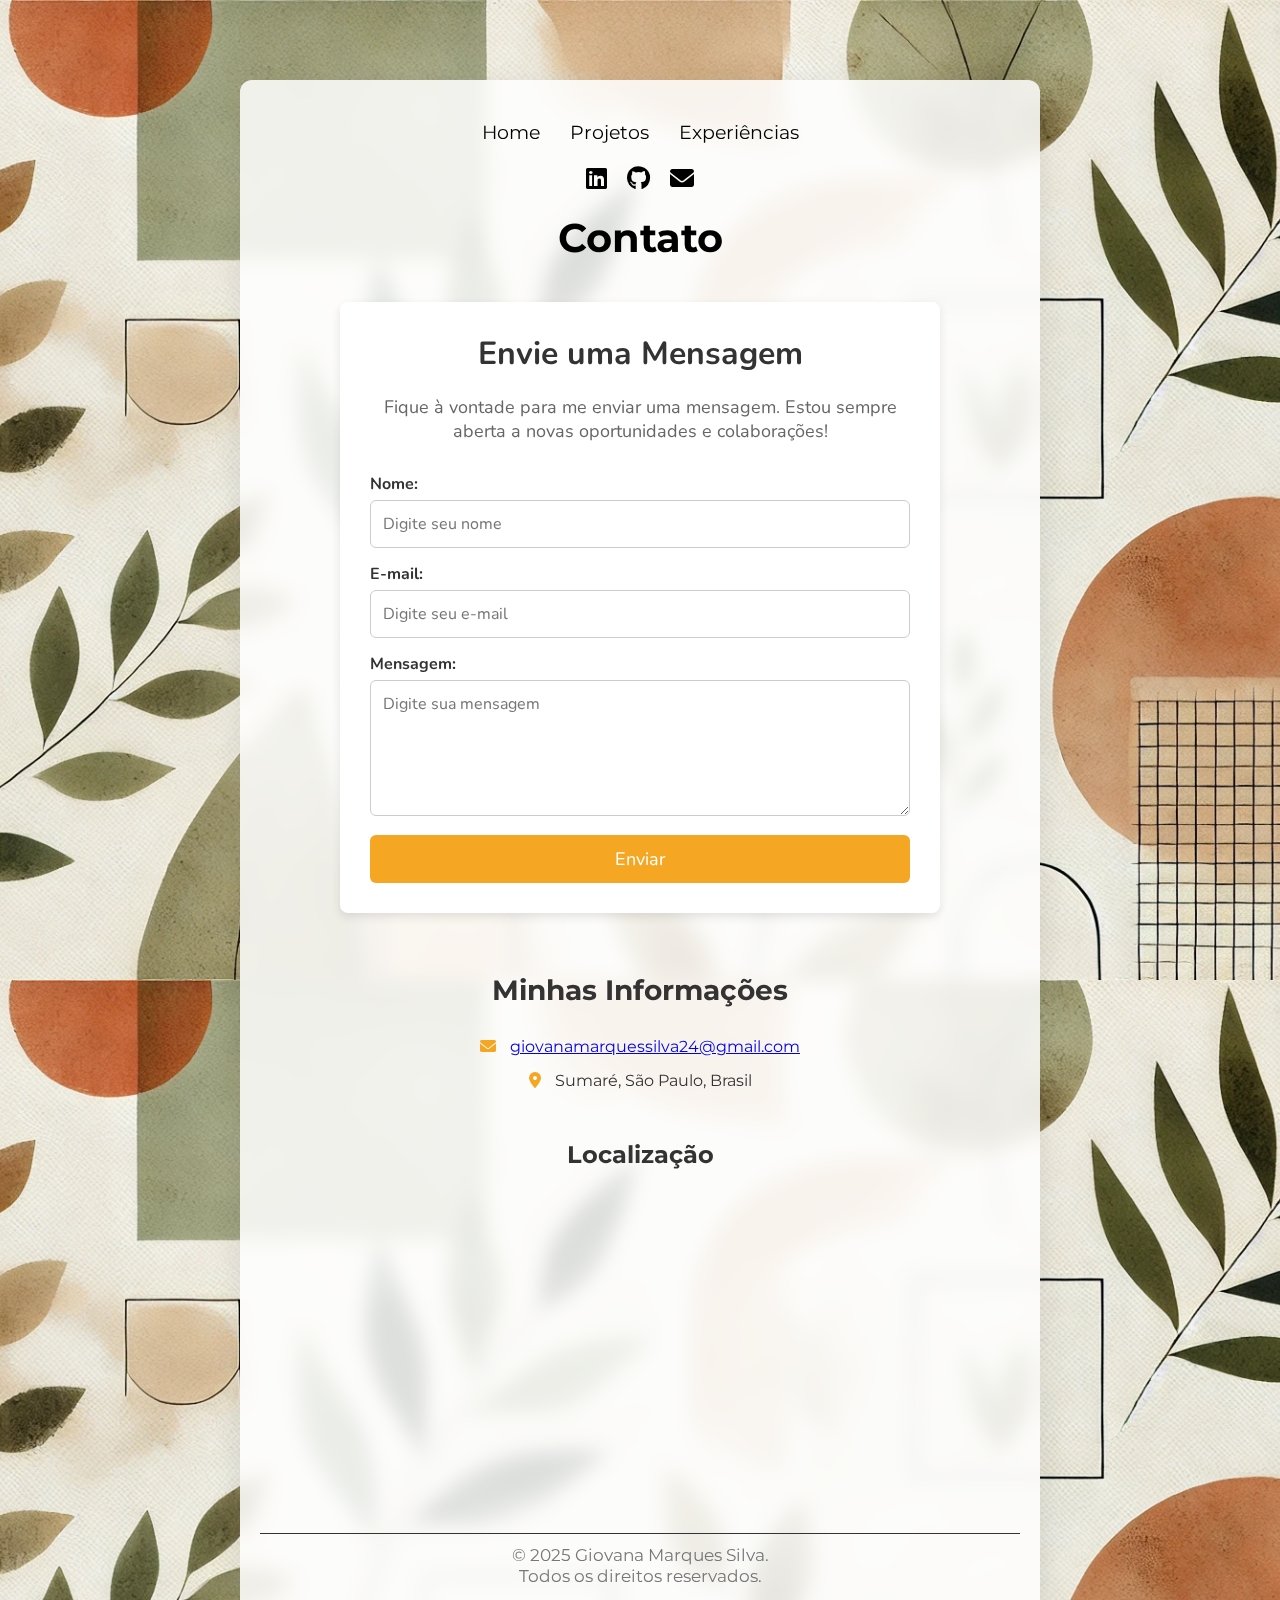
<file: contato.html>
<!DOCTYPE html>
<html lang="pt-BR">
<head>
  <meta charset="UTF-8">
  <meta name="viewport" content="width=device-width, initial-scale=1.0">
  <meta name="description" content="Página de contato de Giovana Marques Silva. Envie uma mensagem ou encontre minhas informações de contato.">
  <meta name="author" content="Giovana Marques Silva">
  <meta name="keywords" content="contato, portfólio, desenvolvedora, Giovana Marques Silva, mensagem">
  <title>Contato</title>
  <link rel="icon" href="styles.css/favicon.ico" type="image/x-icon">
  <link rel="stylesheet" href="styles.css/styles.css">
  <link rel="stylesheet" href="https://cdnjs.cloudflare.com/ajax/libs/font-awesome/6.0.0-beta3/css/all.min.css">
</head>
<body>

  <div class="container-contato">
    <header>

      <div class="links-header-contato">
        <a href="index.html" aria-label="Página Inicial">Home</a>
        <a href="projetos.html" class="active" aria-label="Projetos">Projetos</a>
        <a href="experiencia.html" aria-label="Experiências">Experiências</a>
      </div>

      <div class="social-icons-contato">
        <a href="https://www.linkedin.com/in/giovana-marques-silva-aa8595297" target="_blank" title="Linkedin" aria-label="Linkedin">
          <i class="fab fa-linkedin"></i>
        </a>
        <a href="https://github.com/Giovanaasilvaa" target="_blank" title="GitHub" aria-label="GitHub">
          <i class="fab fa-github"></i>
        </a>
        <a href="mailto:giovanamarquessilva24@gmail.com" target="_blank" title="E-mail" aria-label="E-mail">
          <i class="fas fa-envelope"></i>
        </a>
      </div>
      <h1>Contato</h1>
    </header>

    <main>
      <section class="formulario-contato">
        <h2>Envie uma Mensagem</h2>
        <p>Fique à vontade para me enviar uma mensagem. Estou sempre aberta a novas oportunidades e colaborações!</p>
        <form action="https://formspree.io/f/xnnqzazo" method="POST" aria-labelledby="formulario-contato">
          <div>
            <label for="nome">Nome:</label>
            <input type="text" id="nome" name="nome" placeholder="Digite seu nome" required>
          </div>

          <div>
            <label for="email">E-mail:</label>
            <input type="email" id="email" name="email" placeholder="Digite seu e-mail" required>
          </div>

          <div>
            <label for="mensagem">Mensagem:</label>
            <textarea id="mensagem" name="message" rows="5" placeholder="Digite sua mensagem" required></textarea>
          </div>

          <button type="submit" class="btn-primary">Enviar</button>
        </form>
      </section>

      <section class="info-contato">
        <h2>Minhas Informações</h2>
        <ul>
          <li><i class="fas fa-envelope"></i> <a href="mailto:marquessilvagiovana24@gmail.com">giovanamarquessilva24@gmail.com</a></li>
          <li><i class="fas fa-map-marker-alt"></i> Sumaré, São Paulo, Brasil</li>
        </ul>
      </section>

      <section class="mapa">
        <h2>Localização</h2>
        <iframe 
          src="https://www.google.com/maps/embed?pb=!1m18!1m12!1m3!1d3656.2981757516036!2d-47.267!3d-22.822!2m3!1f0!2f0!3f0!3m2!1i1024!2i768!4f13.1!3m3!1m2!1s0x94ce59cb198bf21b%3A0x4d56eb2c245b9b71!2sSumar%C3%A9%2C%20SP!5e0!3m2!1spt-BR!2sbr!4v1234567890123" 
          width="100%" 
          height="300" 
          style="border:0;" 
          allowfullscreen="" 
          loading="lazy">
        </iframe>
      </section>
    </main>

    <footer>
      <p>&copy; 2025 Giovana Marques Silva. <br> Todos os direitos reservados.</p>
    </footer>
  </div>

  <script src="script.js"></script>
</body>
</html>
</file>
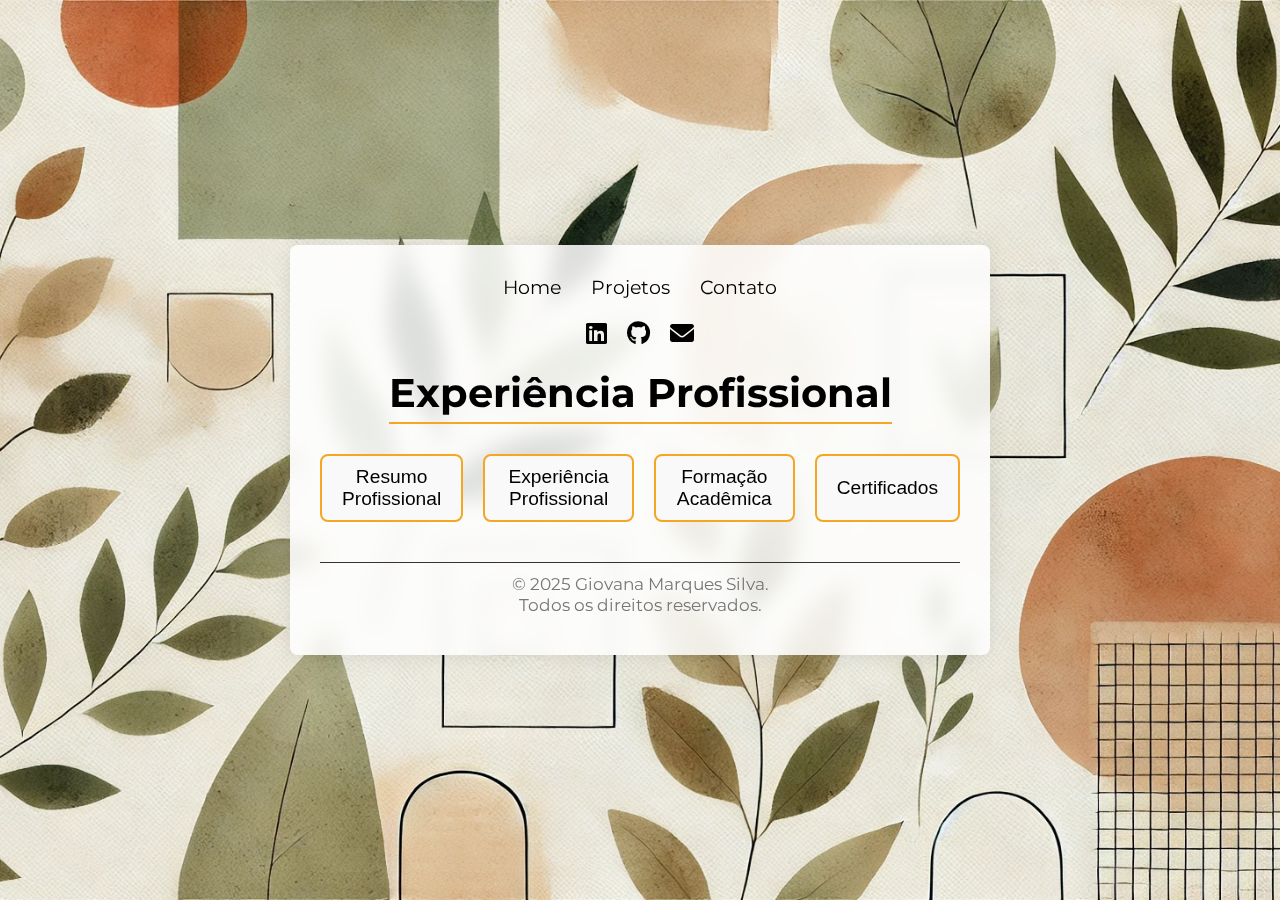
<file: experiencia.html>
<!DOCTYPE html>
<html lang="pt-BR">
<head>
  <meta charset="UTF-8">
  <meta name="viewport" content="width=device-width, initial-scale=1.0">
  <meta name="description" content="Portfólio de Giovana Marques Silva, Tecnóloga em Análise e Desenvolvimento de Sistemas com experiência em assistência de escritório.">
  <meta name="author" content="Giovana Marques Silva">
  <meta name="keywords" content="portfólio, desenvolvedora, sistemas, experiência, projetos">
  <meta http-equiv="X-UA-Compatible" content="IE=edge">
  <title>Portfólio - Experiência</title>
  <link rel="icon" href="styles.css/favicon.ico" type="image/x-icon">
  <link rel="stylesheet" href="styles.css/styles.css">
  <link rel="stylesheet" href="https://cdnjs.cloudflare.com/ajax/libs/font-awesome/6.0.0-beta3/css/all.min.css">
</head>
<body class="experiencia-page">
  <div class="container-experiencia">
    <header>
    
      <div class="links-header-experiencia">
        <a href="index.html" aria-label="Página Inicial">Home</a>
        <a href="projetos.html" class="active" aria-label="Projetos">Projetos</a>
        <a href="contato.html" aria-label="Contato">Contato</a>
      </div>

      <div class="social-icons-experiencia">
        <a href="https://www.linkedin.com/in/giovana-marques-silva-aa8595297" target="_blank" title="Linkedin" aria-label="Linkedin">
          <i class="fab fa-linkedin"></i>
        </a>
        <a href="https://github.com/Giovanaasilvaa" target="_blank" title="GitHub" aria-label="GitHub">
          <i class="fab fa-github"></i>
        </a>
        <a href="mailto:giovanamarquessilva24@gmail.com" target="_blank" title="E-mail" aria-label="E-mail">
          <i class="fas fa-envelope"></i>
        </a>
      </div>
    </header>

    <div class="carousel-header">
      <h2>Experiência Profissional</h2>
      <div class="carousel-nav">
        <button onclick="showSection('resumo')">Resumo Profissional</button>
        <button onclick="showSection('experiencia')">Experiência Profissional</button>
        <button onclick="showSection('formacao')">Formação Acadêmica</button>
        <button onclick="showSection('certificados')">Certificados</button>
      </div>

      <div id="resumo" class="carousel-section">
        <h3>Resumo Profissional</h3>
        <p>Tecnóloga em Análise e Desenvolvimento de Sistemas (ADS) na Fatec Campinas (2024-2026) e com experiência em assistência de escritório na Diagmed Sumaré (2024).</p>
      </div>

      <div id="experiencia" class="carousel-section" style="display: none;">
        <h3>Experiência Profissional</h3>
        <p>Diagmed | Auxiliar de Escritório<br>Dezembro de 2023 - Fevereiro de 2024</p>
      </div>

      <div id="formacao" class="carousel-section" style="display: none;">
        <h3>Formação Acadêmica</h3>
        <p>Fatec Campinas | Análise e Desenvolvimento de Sistemas (Vespertino)<br>Fevereiro de 2024 - Dezembro de 2026</p>
        <p>Centro de Atividades Fuad Assef Maluf | SESI Sumaré<br>Janeiro de 2011 - Dezembro de 2022</p>
      </div>

      <div id="certificados" class="carousel-section" style="display: none;">
        <h3>Certificados</h3>
        <ul>
          <li>Introdução à Lógica de Programação | TIMTec - 40h (2024)</li>
          <li>Fundamentos de TI: Hardware e Software | Fundação Bradesco - 40h (2024)</li>
          <li>AWS Academy Cloud Foundations - 20h (2024)</li>
          <li>Desenvolvimento Orientado a Objetos com Python | Fundação Bradesco - 10h (2024)</li>
          <li>Linguagem de Programação Python | Fundação Bradesco - 18h (2024)</li>
          <li>SENAI Celso Charuri | Técnica em Eletromecânica<br>Janeiro de 2022 - Dezembro de 2023</li>
        </ul>
      </div>
    </div>

    <footer class="experien-footer">
      <p>&copy; 2025 Giovana Marques Silva. <br> Todos os direitos reservados.</p>
    </footer>
  </div>
  <script src="script.js"></script>
</body>
</html>
</file>
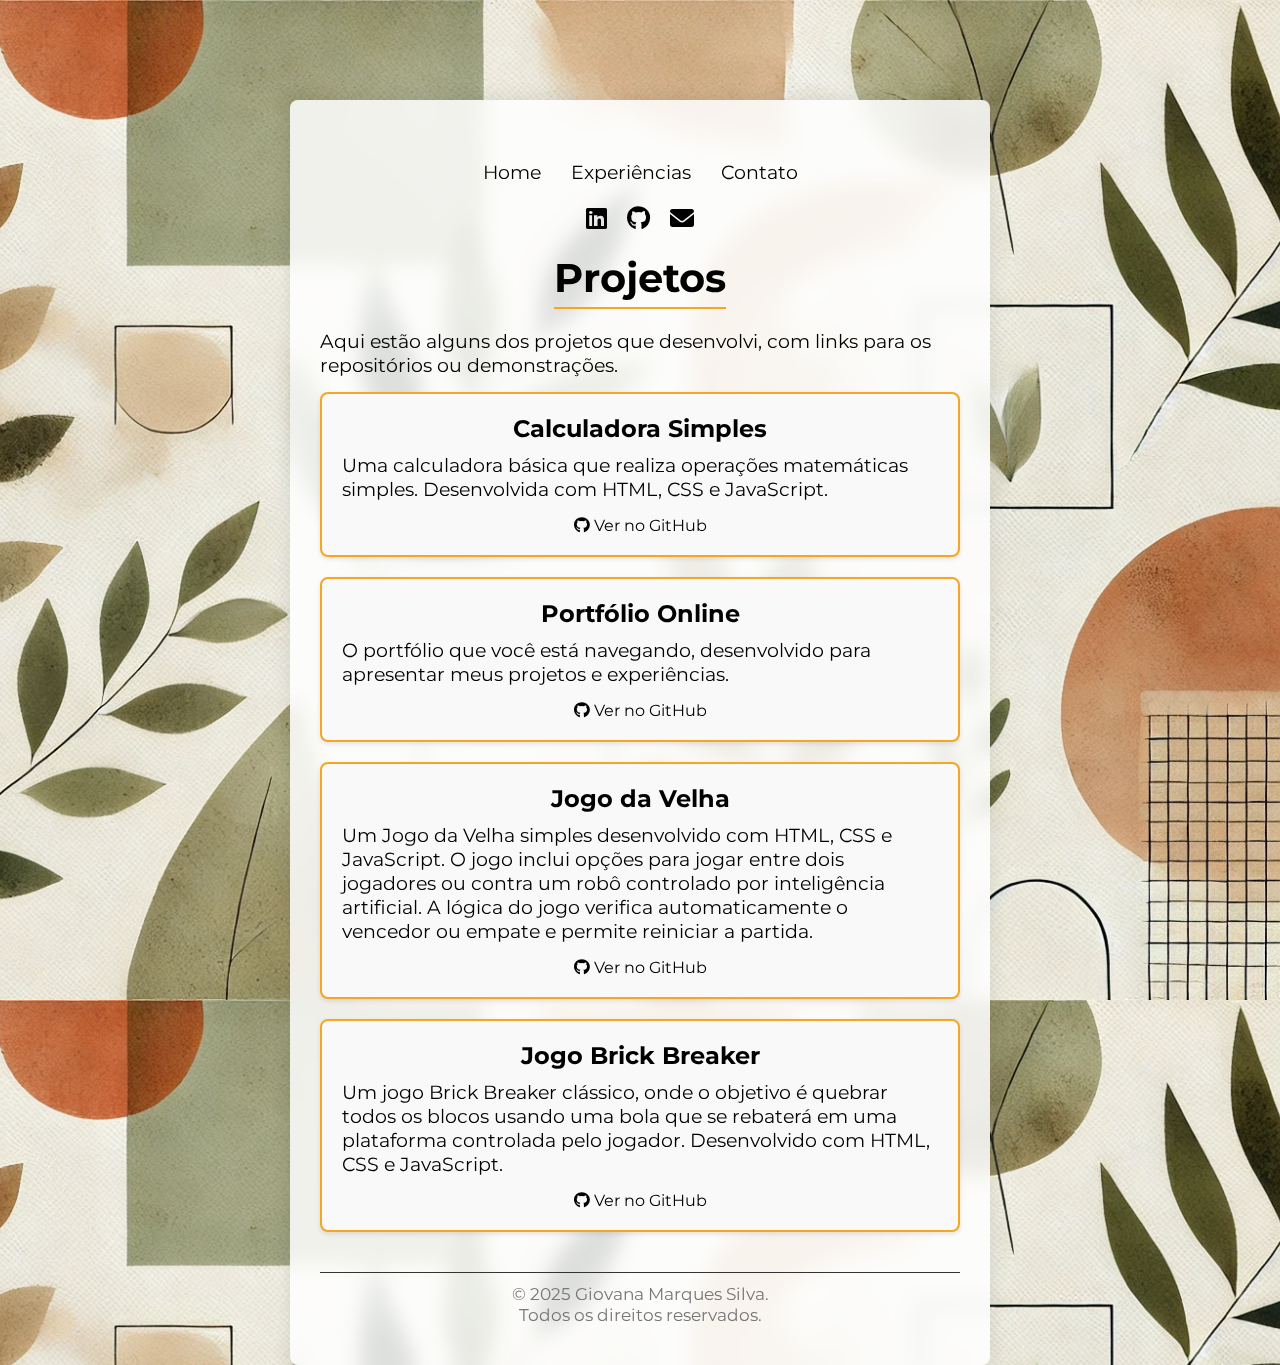
<file: projetos.html>
<!DOCTYPE html>
<html lang="pt-BR">
<head>
  <meta charset="UTF-8">
  <meta name="viewport" content="width=device-width, initial-scale=1.0">
  <meta http-equiv="X-UA-Compatible" content="IE=edge">
  <title>Portfólio</title>
  <link rel="icon" href="styles.css/favicon.ico" type="image/x-icon">
  <link rel="stylesheet" href="styles.css/styles.css">
  <link rel="stylesheet" href="https://cdnjs.cloudflare.com/ajax/libs/font-awesome/6.0.0-beta3/css/all.min.css">
</head>
<body>

  <div class="container-projeto">
    <header>
    
      <div class="links-header">
        <a href="index.html" aria-label="Página Inicial">Home</a>
        <a href="experiencia.html" aria-label="Experiências">Experiências</a>
        <a href="contato.html" aria-label="Contato">Contato</a>
      </div>

      <div class="social-icons-projeto">
        <a href="https://www.linkedin.com/in/giovana-marques-silva-aa8595297" target="_blank" title="Linkedin" aria-label="Linkedin">
          <i class="fab fa-linkedin"></i>
        </a>
        <a href="https://github.com/Giovanaasilvaa" target="_blank" title="GitHub" aria-label="GitHub">
          <i class="fab fa-github"></i>
        </a>
        <a href="mailto:giovanamarquessilva24@gmail.com" target="_blank" title="E-mail" aria-label="E-mail">
          <i class="fas fa-envelope"></i>
        </a>
      </div>
    </header>

    <main>
      <section class="projetos">
        <h1>Projetos</h1>
        <p>Aqui estão alguns dos projetos que desenvolvi, com links para os repositórios ou demonstrações.</p>

        <div class="projeto">
          <h2>Calculadora Simples</h2>
          <p>Uma calculadora básica que realiza operações matemáticas simples. Desenvolvida com HTML, CSS e JavaScript.</p>
          <a href="https://giovanaasilvaa.github.io/CalculadoraSimples/" target="_blank" aria-label="Ver no GitHub">
            <i class="fab fa-github"></i> Ver no GitHub
          </a>
        </div>

        <div class="projeto">
          <h2>Portfólio Online</h2>
          <p>O portfólio que você está navegando, desenvolvido para apresentar meus projetos e experiências.</p>
          <a href="https://github.com/Giovanaasilvaa/portfolio" target="_blank" aria-label="Ver no GitHub">
            <i class="fab fa-github"></i> Ver no GitHub
          </a>
        </div>

        <div class="projeto">
          <h2>Jogo da Velha</h2>
          <p>Um Jogo da Velha simples desenvolvido com HTML, CSS e JavaScript. O jogo inclui opções para jogar entre dois jogadores ou contra um robô controlado por inteligência artificial. A lógica do jogo verifica automaticamente o vencedor ou empate e permite reiniciar a partida.</p>
          <a href="https://giovanaasilvaa.github.io/JogodaVelha/" target="_blank" aria-label="Ver no GitHub">
            <i class="fab fa-github"></i> Ver no GitHub
          </a>
        </div>

        <div class="projeto">
          <h2>Jogo Brick Breaker</h2>
          <p>Um jogo Brick Breaker clássico, onde o objetivo é quebrar todos os blocos usando uma bola que se rebaterá em uma plataforma controlada pelo jogador. Desenvolvido com HTML, CSS e JavaScript.</p>
          <a href="https://giovanaasilvaa.github.io/BrickBreaker/" target="_blank" aria-label="Ver no GitHub">
            <i class="fab fa-github"></i> Ver no GitHub
          </a>
        </div>
        
      </section>
    </main>

    <footer>
      <p>&copy; 2025 Giovana Marques Silva. <br> Todos os direitos reservados.</p>
    </footer>
  </div>

  <script src="script.js"></script>
</body>
</html>
</file>
<file: styles.css/styles.css>
@import url('https://fonts.googleapis.com/css2?family=Montserrat:ital,wght@0,100..900;1,100..900&family=Nunito:ital,wght@0,200..1000;1,200..1000&family=Oswald:wght@200..700&family=Raleway:ital,wght@0,100..900;1,100..900&family=Sour+Gummy:ital,wght@0,100..900;1,100..900&display=swap');

* {
  margin: 0;
  padding: 0;
  box-sizing: border-box;
}

body {
  background-image: url(fundo.png);
  background-size: cover;
  background-position: center;
  color: #f5f5f5;
  font-family: 'Montserrat', sans-serif;
  height: 100vh;
  margin: 0;
  padding: 0;
  overflow: auto; 
  display: block; 
}

.header {
  display: flex; 
  justify-content: space-between; 
  align-items: center; 
}

h1, h2 {
  font-family: 'Montserrat', sans-serif;
  font-size: 2.5em; 
}

p, footer {
  font-family: 'Montserrat', sans-serif;
  font-size: 1.2em;
}

.container {
  max-width: 800px;
  width: 100%;
  padding: 20px;
  backdrop-filter: blur(15px);
  background-color: rgba(255, 255, 255, 0.75);
  box-shadow: 0px 0px 20px rgba(0, 0, 0, 0.1);
  border-radius: 8px;
  margin: 0 auto;
  margin-top: 100px; 
}

.social-icons a img {
  width: 40px;
  height: 40px;
  margin-left: 20px;
  transition: transform 0.3s ease;
}

.social-icons a:hover img {
  transform: scale(1.1);
}

.menu {
  margin-top: 30px;
}

.menu h2 {
  color: #000;
  margin-bottom: 15px;
}

.menu ul {
  list-style: none;
  padding: 0;
  display: flex;
  gap: 20px;
  justify-content: center;
}

.menu li {
  margin-bottom: 0;
}

.menu li a {
  font-size: 1.2em;
  color: #000;
  text-decoration: none;
  padding: 10px;
  border-radius: 5px;
  transition: color 0.3s ease, transform 0.2s ease, background-color 0.3s ease;
}

.menu li a:hover {
  color: #a7ae1f;
  transform: scale(1.05);
  background-color: rgba(0, 0, 0, 0.05);
}

.welcome, .projects {
  margin-top: 20px; 
}

.welcome h1 {
  color: #000;
  margin-bottom: 10px;
}

.welcome p {
  line-height: 1.6;
  border-left: 3px solid #000;
  padding-left: 15px;
  color: #000;
}

.inicial-header {
  display: flex;
  justify-content: space-between;
  align-items: center;
  padding: 20px 0;
}

footer {
  text-align: center;
  font-size: 0.9em;
  color: #777;
  margin-top: 40px;
  padding: 10px 0;
  border-top: 1px solid #333;
  font-family: 'Nunito', sans-serif; 
}

/*Projeto*/

body.projeto-page {
  margin: 0;
  padding: 0;
  display: flex;
  flex-direction: column;
  align-items: center;
  justify-content: center;
  min-height: 100vh;
  background-color: #f4f4f4;
}

.projeto {
  box-sizing: border-box;
  width: 100%; 
  border: 2px solid #f5a623; 
  padding: 20px;
  margin-bottom: 20px; 
  background-color: #f9f9f9; 
  border-radius: 8px; 
  box-shadow: 0 2px 5px rgba(0, 0, 0, 0.1); 
  transition: background-color 0.3s ease, transform 0.3s ease;
}

.projeto:hover {
  transform: translateY(-5px); 
  background-color: #f1f1f1; 
}

.container-projeto {
  max-width: 700px;
  width: 100%;
  padding: 30px;
  background-color: rgba(255, 255, 255, 0.85);
  backdrop-filter: blur(10px);
  box-shadow: 0 0 20px rgba(0, 0, 0, 0.1);
  border-radius: 8px;
  text-align: center;
  margin: 100px auto;
}

.projetos h1 {
  color: #000;
  margin: 0;
  display: inline-block;
  vertical-align: middle;
  margin-bottom: 20px; 
  padding-bottom: 5px; 
  border-bottom: 2px solid #f5a623; 
  margin-top: 20px;
}

.projetos p {
  margin-bottom: 15px; 
  color: #000;
  text-align: left;
}

.projeto h2 {
  font-size: 1.5em; 
  margin-bottom: 10px;
  color: #000;
  cursor: pointer; 
  transition: color 0.3s ease; 
}

.projeto h2:hover {
  color: #f5a623; 
}

.projeto a {
  text-decoration: none;
  color: #000;
  transition: color 0.3s ease; 
}

.projeto a:hover {
  color: #f5a623;
  text-decoration: underline;
}


.links-header {
  display: flex;
  justify-content: center;
  margin-top: 30px;
  margin-bottom: 20px;
}

.social-icons-projeto {
  display: flex;
  justify-content: center;
  margin-top: 10px;
}

.social-icons-projeto a {
  margin: 0 10px;
  font-size: 1.5em;
  color: #000;
  transition: transform 0.3s ease;
}

.social-icons-projeto a:hover {
  transform: scale(1.1);
  color: #f5a623;
}

.short-line-projeto {
  width: 60%; 
  margin: 10px auto; 
  border: none; 
  border-top: 2px solid #f5a623; 
}

.links-header {
  display: flex;
  justify-content: center;
  gap: 30px;
  margin-bottom: 20px;
}

.links-header a {
  font-size: 1.2em;
  color: #000;
  text-decoration: none;
  transition: color 0.3s ease;
}

.links-header a:hover {
  color: #f5a623;
  text-decoration: underline;
}

/* Página de Experiência */

body.experiencia-page {
  margin: 0;
  padding: 0;
  display: flex;
  flex-direction: column;
  align-items: center;
  justify-content: center;
  min-height: 100vh;
  background-color: #f4f4f4;
}

.links-header-experiencia {
  display: flex;
  justify-content: center;
  gap: 30px;
  margin-bottom: 20px;
}

.links-header-experiencia a {
  font-size: 1.2em;
  color: #000;
  text-decoration: none;
  transition: color 0.3s ease;
}

.links-header-experiencia a:hover {
  color: #f5a623;
  text-decoration: underline;
}

.social-icons-experiencia {
  display: flex;
  justify-content: center;
  margin-top: 10px;
}

.social-icons-experiencia a {
  margin: 0 10px;
  font-size: 1.5em;
  color: #000;
  transition: transform 0.3s ease;
}

.social-icons-experiencia a:hover {
  transform: scale(1.1);
  color: #f5a623;
}

.social-icons-experiencia a img {
  width: 40px;
  height: 40px;
}

.carousel-header {
  width: 100%;
  display: flex;
  justify-content: center;
  flex-direction: column;
  align-items: center;
  margin-top: 20px;
}

.carousel-nav {
  display: flex;
  gap: 20px;
}

.carousel-nav button {
  padding: 10px 20px;
  background-color: #f9f9f9;
  color: #000;
  border: 2px solid #f5a623;
  border-radius: 8px;
  cursor: pointer;
  font-size: 1.2em;
  transition: background-color 0.3s ease, transform 0.3s ease;
}

.carousel-nav button:hover {
  background-color: #f1f1f1;
  transform: translateY(-5px);
}

.carousel-nav button.active {
  background-color: #f5a623;
  color: #fff;
}

.carousel-section {
  display: none;
  margin-top: 20px;
}

.carousel-section.active {
  display: block;
}

.carousel-section h3 {
  font-size: 2em;
  color: #000;
  margin-bottom: 10px;
}

.carousel-section p {
  font-size: 1.2em;
  color: #000;
  line-height: 1.6;
  margin-bottom: 20px;
  text-align: left;
}

.carousel-section ul {
  list-style: none;
  padding: 0;
  color: #000;
  font-size: 1.2em;
}

.carousel-section ul li {
  margin-bottom: 8px;
  
}

.carousel-header {
  width: 100%;
  display: flex;
  justify-content: center;
  flex-direction: column;
  align-items: center;
  margin-top: 20px;
}

.container-experiencia {
  max-width: 700px;
  width: 100%;
  padding: 30px;
  background-color: rgba(255, 255, 255, 0.85); 
  backdrop-filter: blur(10px); 
  box-shadow: 0 0 20px rgba(0, 0, 0, 0.1); 
  border-radius: 8px; 
  text-align: left; 
  margin: 100px auto;
}

.container-experiencia h2 {
  color: #000;
  margin-bottom: 30px;
  display: inline-block;
  vertical-align: middle;
  padding-bottom: 5px;
  border-bottom: 2px solid #f5a623;
}

.container-experiencia .carousel-section {
  display: none;
  margin-top: 20px;
}

.container-experiencia .carousel-section.active {
  display: block;
}

.container-experiencia .carousel-nav {
  display: flex;
  gap: 20px;
  justify-content: center;
}

.container-experiencia button {
  padding: 10px 20px;
  background-color: #f9f9f9;
  color: #000;
  border: 2px solid #f5a623;
  border-radius: 8px;
  cursor: pointer;
  font-size: 1.2em;
  transition: background-color 0.3s ease, transform 0.3s ease;
}

.container-experiencia button:hover {
  background-color: #f1f1f1;
  transform: translateY(-5px);
}

/*CONTATO*/


.links-header-contato {
  display: flex;
  justify-content: center;
  gap: 30px;
  margin-bottom: 20px;
  margin-top: 20px;
}

.links-header-contato a {
  font-size: 1.2em;
  color: #000;
  text-decoration: none;
  transition: color 0.3s ease;
}

.links-header-contato a:hover {
  color: #f5a623;
  text-decoration: underline;
}

.social-icons-contato {
  display: flex;
  justify-content: center;
  margin-top: 10px;
}

.social-icons-contato a {
  margin: 0 10px;
  font-size: 1.5em;
  color: #000;
  transition: transform 0.3s ease;
}

.social-icons-contato a:hover {
  transform: scale(1.1);
  color: #f5a623;
}

.social-icons-contato a img {
  width: 40px;
  height: 40px;
}


.container-contato header h1 {
  text-align: center;
  color: #000000;
  margin-top: 20px;
  margin-bottom: 20px;
  font-weight: 700;
  padding-bottom: 10px;
}

.container-contato {
  max-width: 800px;
  margin: 80px auto;
  width: 100%;
  padding: 20px;
  backdrop-filter: blur(10px);
  background-color: rgba(255, 255, 255, 0.85);
  box-shadow: 0px 10px 30px rgba(0, 0, 0, 0.1);
  border-radius: 12px;
}

.formulario-contato {
  max-width: 600px;
  margin: 30px auto;
  padding: 30px;
  background-color: #ffffff;
  border-radius: 8px;
  box-shadow: 0px 4px 10px rgba(0, 0, 0, 0.1);
}

.formulario-contato h2 {
  text-align: center;
  font-size: 32px;
  color: #333;
  margin-bottom: 20px;
  font-family: "Nunito", sans-serif;
}

.formulario-contato p {
  text-align: center;
  font-size: 18px;
  color: #666;
  margin-bottom: 30px;
  font-family: "Nunito", sans-serif;
}

.formulario-contato label {
  font-size: 16px;
  font-weight: bold;
  color: #333;
  margin-bottom: 5px;
  display: block;
  font-family: "Nunito", sans-serif;
}

.formulario-contato input,
.formulario-contato textarea {
  width: 100%;
  padding: 12px;
  margin-bottom: 15px;
  border: 1px solid #ccc;
  border-radius: 6px;
  font-size: 16px;
  font-family: "Nunito", sans-serif;
}

.formulario-contato button {
  display: block;
  width: 100%;
  padding: 12px;
  background-color: #f5a623;
  color: #fff;
  border: none;
  border-radius: 6px;
  font-size: 18px;
  cursor: pointer;
  transition: background-color 0.3s ease;
  font-family: "Nunito", sans-serif;
}

.formulario-contato button:hover {
  background-color: #e5941f;
}

.info-contato {
  text-align: center;
  margin-top: 60px;
}

.info-contato h2 {
  margin: 30px 0;
  font-size: 28px;
  color: #333;
}

.info-contato ul {
  list-style: none;
  padding: 0;
}

.info-contato li {
  font-size: 16px;
  margin-bottom: 15px;
  color: #333;
}

.info-contato i {
  margin-right: 10px;
  color: #f5a623;
}

.mapa {
  text-align: center;
  margin-top: 50px;
}

.mapa h2 {
  font-size: 24px;
  color: #333;
  margin-bottom: 20px;
}

.map-container {
  width: 100%;
  max-width: 600px;
  margin: 0 auto;
}

.map-container iframe {
  width: 100%;
  height: 300px;
  border: none;
  border-radius: 8px;
  box-shadow: 0 4px 10px rgba(0, 0, 0, 0.1);
}

.short-line-contato {
  width: 70%;
  margin: 15px auto;
  border: none;
  border-top: 2px solid #f5a623;
}

/* Estilos específicos para tela pequena (celular) */
@media screen and (max-width: 768px) {
  
  .container, .carousel-container {
    width: 95%; 
    padding: 10px;
    margin-top: 20px; 
  }

  .inicial-header, .experien-header {
    flex-direction: column; 
    text-align: center;
    padding: 10px 0;
  }

  .sidebar {
    width: 100%; 
    padding: 20px 10px; 
  }

  .menu-btn, .menu-btn-projeto {
    top: 10px; 
    left: 10px;
  }

  .menu ul {
    flex-direction: column; 
    gap: 10px;
  }

  .menu li a {
    font-size: 1em; 
    padding: 5px;
  }

  .experiencia-page {
    flex-direction: column; 
    padding: 10px;
    height: auto; 
  }

  .experien-header {
    padding: 10px;
    font-size: 0.9em;
  }

  .carousel-container {
    width: 100%;
    padding: 15px;
  }

  .carousel-header h2 {
    font-size: 1.5em; 
    margin-top: 20px;
  }

  .carousel-section h3 {
    font-size: 1.3em;
  }

  .carousel-section p {
    font-size: 1em;
    padding-left: 10px; 
  }

  .carousel-nav button {
    font-size: 1em;
    padding: 8px 12px;
  }

  .experien-footer {
    font-size: 0.8em;
    margin-top: 20px;
  }
}
</file>
